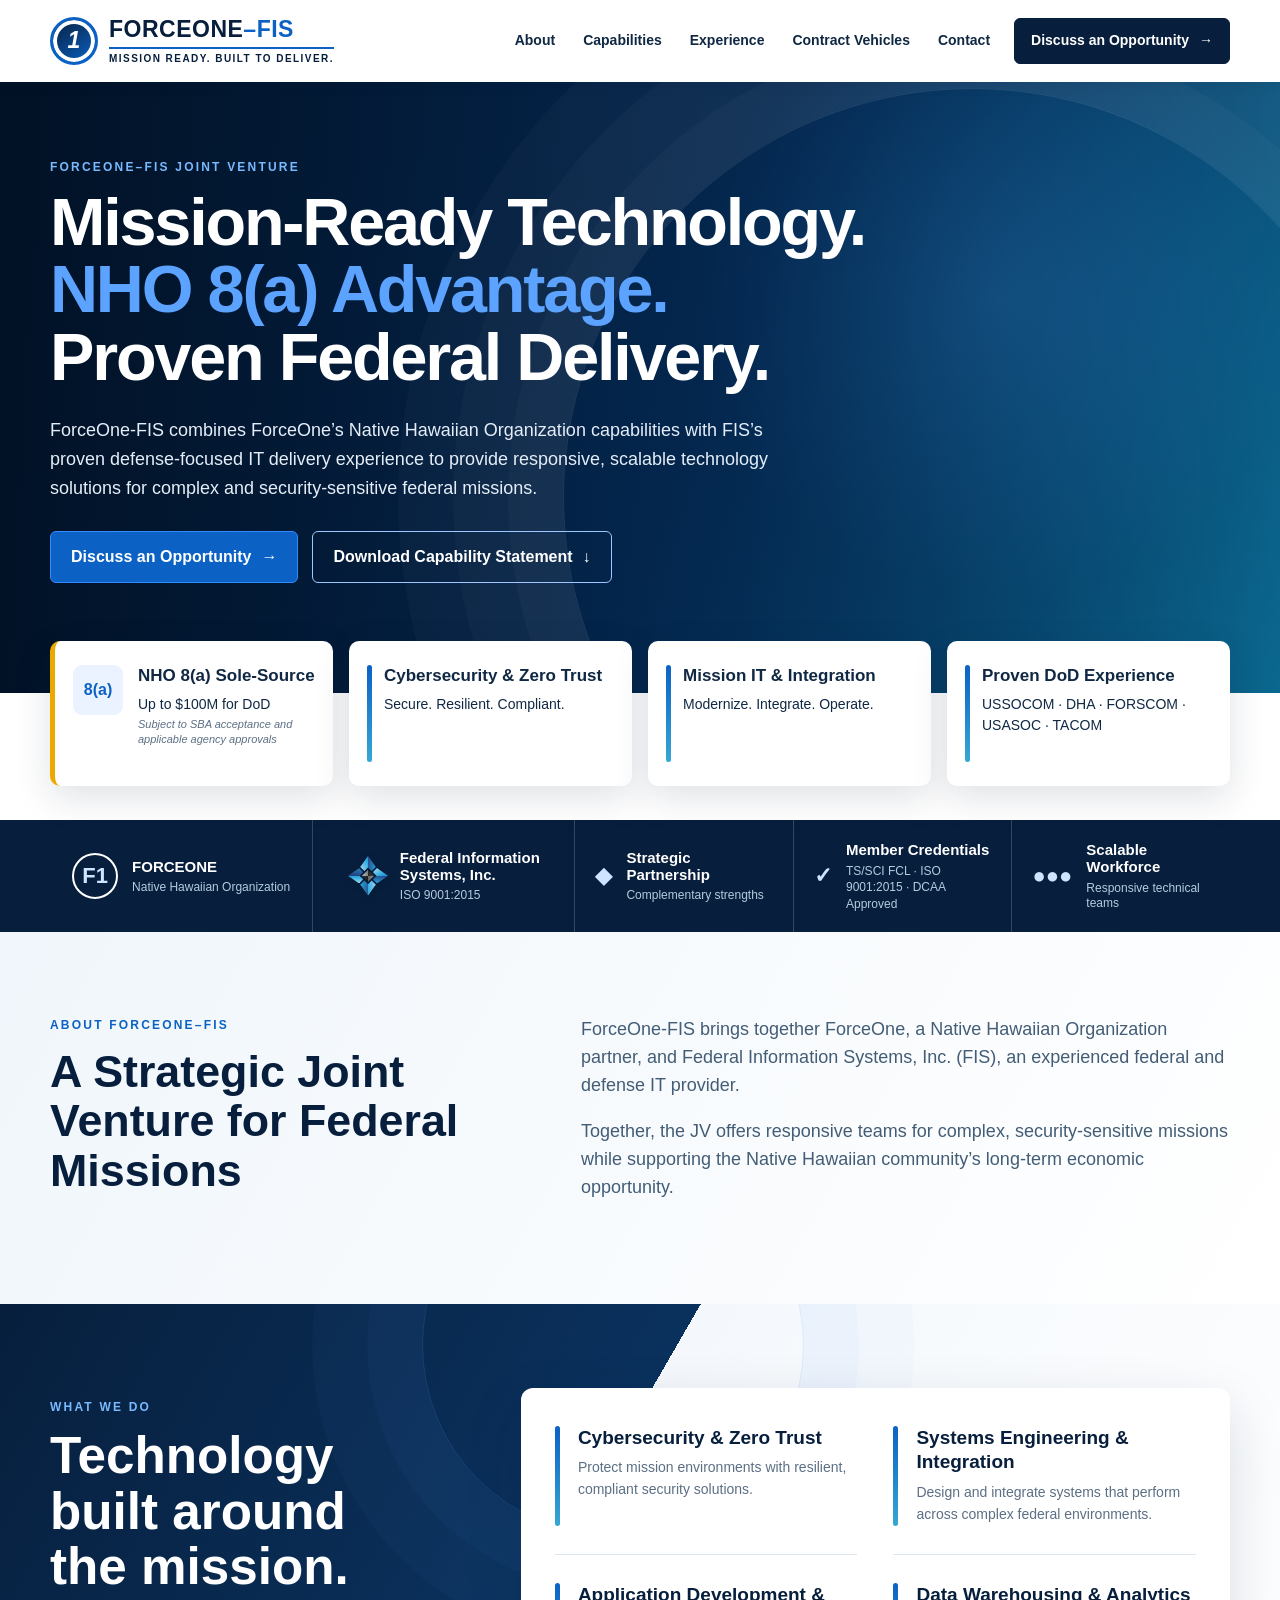
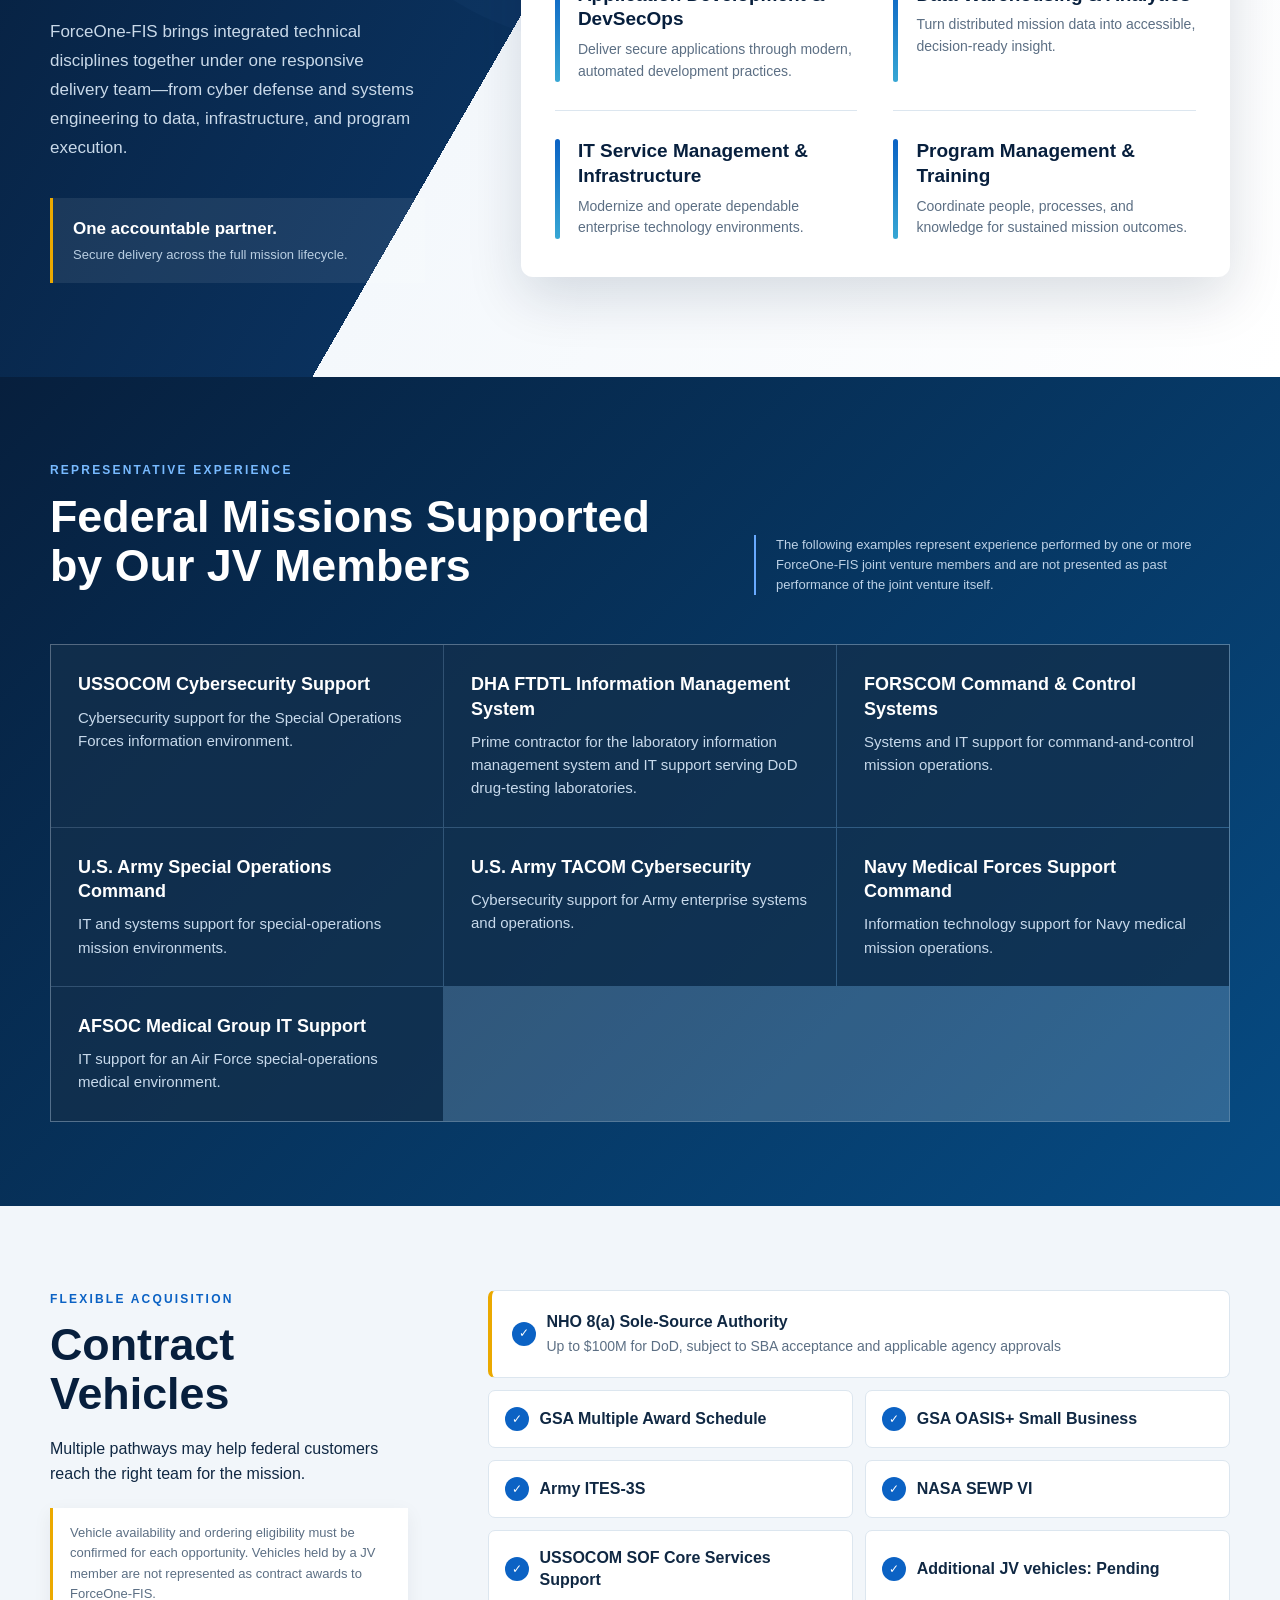
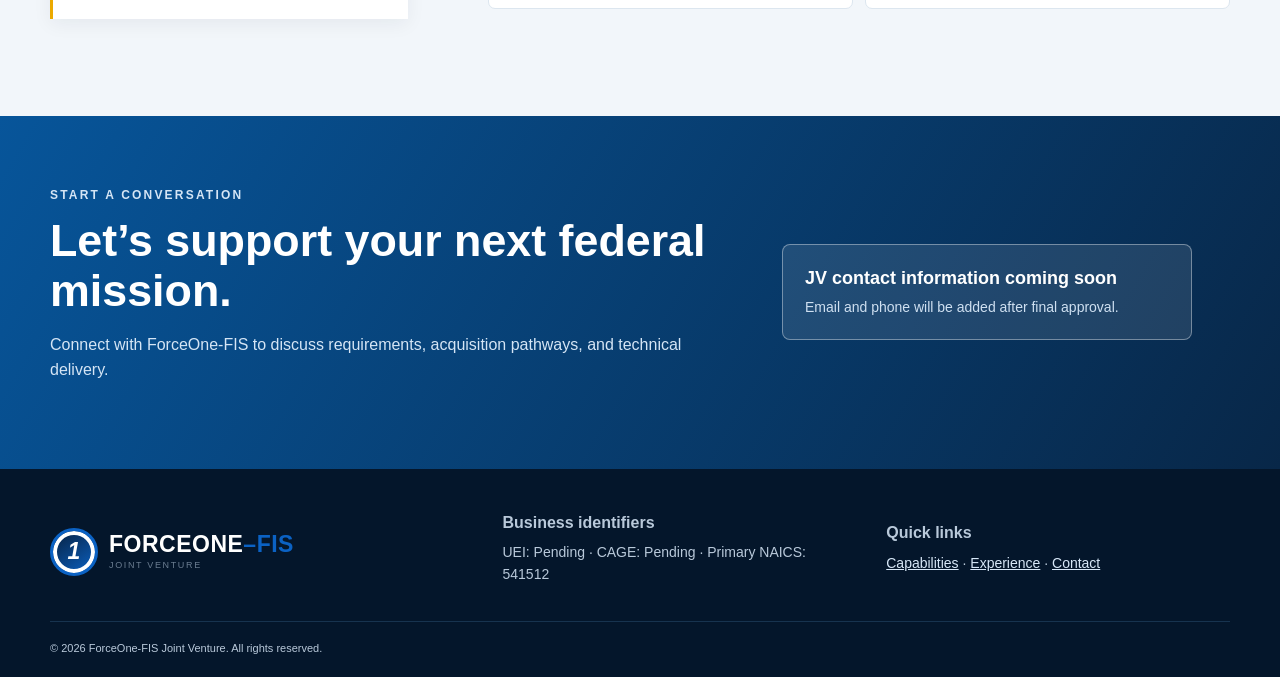
<file: index.html>
<!doctype html>
<html lang="en">
<head>
  <meta charset="utf-8">
  <meta name="viewport" content="width=device-width, initial-scale=1">
  <meta name="description" content="ForceOne-FIS delivers mission-ready technology solutions with NHO 8(a) advantages and proven federal IT experience.">
  <meta name="theme-color" content="#071f3d">
  <title>ForceOne-FIS | Mission-Ready Federal Technology</title>
  <link rel="stylesheet" href="styles.css?v=20260822t">
</head>
<body>
  <a class="skip-link" href="#main">Skip to content</a>
  <header class="site-header">
    <div class="container nav-wrap">
      <a class="brand" href="#top" aria-label="ForceOne-FIS home">
        <span class="brand-mark" aria-hidden="true"><span>1</span></span>
        <span class="brand-copy"><strong>FORCEONE<span>–FIS</span></strong><small>MISSION READY. BUILT TO DELIVER.</small></span>
      </a>
      <button class="nav-toggle" aria-expanded="false" aria-controls="site-nav">Menu</button>
      <nav id="site-nav" class="site-nav" aria-label="Primary navigation">
        <a href="#about">About</a><a href="#capabilities">Capabilities</a><a href="#experience">Experience</a><a href="#vehicles">Contract Vehicles</a><a href="#contact">Contact</a>
      </nav>
      <a class="button button-small header-cta" href="#contact">Discuss an Opportunity <span aria-hidden="true">→</span></a>
    </div>
  </header>

  <main id="main">
    <section class="hero" id="top">
      <div class="hero-pattern" aria-hidden="true"></div>
      <div class="container hero-content">
        <p class="eyebrow">ForceOne–FIS Joint Venture</p>
        <h1>Mission-Ready Technology.<br><span>NHO 8(a) Advantage.</span><br>Proven Federal Delivery.</h1>
        <p class="hero-lead">ForceOne-FIS combines ForceOne’s Native Hawaiian Organization capabilities with FIS’s proven defense-focused IT delivery experience to provide responsive, scalable technology solutions for complex and security-sensitive federal missions.</p>
        <div class="actions">
          <a class="button" href="#contact">Discuss an Opportunity <span aria-hidden="true">→</span></a>
          <a class="button button-outline" href="assets/forceone-fis-capability-statement.pdf" download>Download Capability Statement <span aria-hidden="true">↓</span></a>
        </div>
      </div>
    </section>

    <section class="key-cards" id="advantages" aria-label="Key advantages">
      <div class="container cards-grid">
        <article class="key-card gold"><span class="card-icon">8(a)</span><div><h2>NHO 8(a) Sole-Source</h2><p>Up to $100M for DoD</p><small>Subject to SBA acceptance and applicable agency approvals</small></div></article>
        <article class="key-card line-accent"><span class="card-icon" aria-hidden="true">01</span><div><h2>Cybersecurity &amp; Zero Trust</h2><p>Secure. Resilient. Compliant.</p></div></article>
        <article class="key-card line-accent"><span class="card-icon" aria-hidden="true">02</span><div><h2>Mission IT &amp; Integration</h2><p>Modernize. Integrate. Operate.</p></div></article>
        <article class="key-card line-accent"><span class="card-icon" aria-hidden="true">03</span><div><h2>Proven DoD Experience</h2><p>USSOCOM · DHA · FORSCOM · USASOC · TACOM</p></div></article>
      </div>
    </section>

    <section class="credentials" id="credentials" aria-label="Partnership and credentials">
      <div class="container credentials-grid">
        <div class="credential partner"><span class="mini-mark">F1</span><p><strong>FORCEONE</strong><small>Native Hawaiian Organization</small></p></div>
        <div class="credential partner fis-credential"><img class="fis-logo" src="assets/fis-logo.png" alt="Federal Information Systems logo" width="40" height="40"><p><strong>Federal Information<br>Systems, Inc.</strong><small>ISO 9001:2015</small></p></div>
        <div class="credential"><span>◆</span><p><strong>Strategic Partnership</strong><small>Complementary strengths</small></p></div>
        <div class="credential member-credentials"><span>✓</span><p><strong>Member Credentials</strong><small>TS/SCI FCL · ISO 9001:2015 · DCAA Approved</small></p></div>
        <div class="credential"><span>●●●</span><p><strong>Scalable Workforce</strong><small>Responsive technical teams</small></p></div>
      </div>
    </section>

    <section class="section about" id="about">
      <div class="container split">
        <div>
          <p class="eyebrow dark">About ForceOne–FIS</p>
          <h2>A Strategic Joint Venture for Federal Missions</h2>
        </div>
        <div class="about-copy">
          <p>ForceOne-FIS brings together ForceOne, a Native Hawaiian Organization partner, and Federal Information Systems, Inc. (FIS), an experienced federal and defense IT provider.</p>
          <p>Together, the JV offers responsive teams for complex, security-sensitive missions while supporting the Native Hawaiian community’s long-term economic opportunity.</p>
        </div>
      </div>
    </section>

    <section class="section capabilities" id="capabilities">
      <div class="container capabilities-layout">
        <div class="capabilities-intro">
          <p class="eyebrow">What We Do</p>
          <h2>Technology built around the mission.</h2>
          <p>ForceOne-FIS brings integrated technical disciplines together under one responsive delivery team—from cyber defense and systems engineering to data, infrastructure, and program execution.</p>
          <div class="capabilities-promise"><strong>One accountable partner.</strong><span>Secure delivery across the full mission lifecycle.</span></div>
        </div>
        <div class="capability-list">
          <article class="capability-item"><span class="capability-number">01</span><div><h3>Cybersecurity &amp; Zero Trust</h3><p>Protect mission environments with resilient, compliant security solutions.</p></div></article>
          <article class="capability-item"><span class="capability-number">02</span><div><h3>Systems Engineering &amp; Integration</h3><p>Design and integrate systems that perform across complex federal environments.</p></div></article>
          <article class="capability-item"><span class="capability-number">03</span><div><h3>Application Development &amp; DevSecOps</h3><p>Deliver secure applications through modern, automated development practices.</p></div></article>
          <article class="capability-item"><span class="capability-number">04</span><div><h3>Data Warehousing &amp; Analytics</h3><p>Turn distributed mission data into accessible, decision-ready insight.</p></div></article>
          <article class="capability-item"><span class="capability-number">05</span><div><h3>IT Service Management &amp; Infrastructure</h3><p>Modernize and operate dependable enterprise technology environments.</p></div></article>
          <article class="capability-item"><span class="capability-number">06</span><div><h3>Program Management &amp; Training</h3><p>Coordinate people, processes, and knowledge for sustained mission outcomes.</p></div></article>
        </div>
      </div>
    </section>

    <section class="section experience" id="experience">
      <div class="container">
        <div class="section-heading"><div><p class="eyebrow">Representative Experience</p><h2>Federal Missions Supported by Our JV Members</h2></div><p>The following examples represent experience performed by one or more ForceOne-FIS joint venture members and are not presented as past performance of the joint venture itself.</p></div>
        <div class="experience-grid">
          <article><h3>USSOCOM Cybersecurity Support</h3><p>Cybersecurity support for the Special Operations Forces information environment.</p></article>
          <article><h3>DHA FTDTL Information Management System</h3><p>Prime contractor for the laboratory information management system and IT support serving DoD drug-testing laboratories.</p></article>
          <article><h3>FORSCOM Command &amp; Control Systems</h3><p>Systems and IT support for command-and-control mission operations.</p></article>
          <article><h3>U.S. Army Special Operations Command</h3><p>IT and systems support for special-operations mission environments.</p></article>
          <article><h3>U.S. Army TACOM Cybersecurity</h3><p>Cybersecurity support for Army enterprise systems and operations.</p></article>
          <article><h3>Navy Medical Forces Support Command</h3><p>Information technology support for Navy medical mission operations.</p></article>
          <article><h3>AFSOC Medical Group IT Support</h3><p>IT support for an Air Force special-operations medical environment.</p></article>
        </div>
      </div>
    </section>

    <section class="section vehicles" id="vehicles">
      <div class="container split vehicle-split">
        <div><p class="eyebrow dark">Flexible Acquisition</p><h2>Contract Vehicles</h2><p>Multiple pathways may help federal customers reach the right team for the mission.</p><p class="vehicle-note">Vehicle availability and ordering eligibility must be confirmed for each opportunity. Vehicles held by a JV member are not represented as contract awards to ForceOne-FIS.</p></div>
        <div class="vehicle-grid">
          <article class="featured"><span>✓</span><div><h3>NHO 8(a) Sole-Source Authority</h3><p>Up to $100M for DoD, subject to SBA acceptance and applicable agency approvals</p></div></article>
          <article><span>✓</span><h3>GSA Multiple Award Schedule</h3></article><article><span>✓</span><h3>GSA OASIS+ Small Business</h3></article><article><span>✓</span><h3>Army ITES-3S</h3></article><article><span>✓</span><h3>NASA SEWP VI</h3></article><article><span>✓</span><h3>USSOCOM SOF Core Services Support</h3></article><article><span>✓</span><h3>Additional JV vehicles: Pending</h3></article>
        </div>
      </div>
    </section>

    <section class="contact" id="contact">
      <div class="container contact-inner"><div><p class="eyebrow">Start a Conversation</p><h2>Let’s support your next federal mission.</h2><p>Connect with ForceOne-FIS to discuss requirements, acquisition pathways, and technical delivery.</p></div><div class="contact-actions"><div class="contact-pending"><strong>JV contact information coming soon</strong><span>Email and phone will be added after final approval.</span></div></div></div>
    </section>
  </main>

  <footer class="footer"><div class="container footer-grid"><div class="brand footer-brand"><span class="brand-mark"><span>1</span></span><span class="brand-copy"><strong>FORCEONE<span>–FIS</span></strong><small>JOINT VENTURE</small></span></div><div><strong>Business identifiers</strong><p>UEI: Pending · CAGE: Pending · Primary NAICS: 541512</p></div><div><strong>Quick links</strong><p><a href="#capabilities">Capabilities</a> · <a href="#experience">Experience</a> · <a href="#contact">Contact</a></p></div></div><div class="container copyright">© <span id="year"></span> ForceOne-FIS Joint Venture. All rights reserved.</div></footer>

  <script>
    document.getElementById('year').textContent = new Date().getFullYear();
    const toggle = document.querySelector('.nav-toggle');
    const nav = document.querySelector('.site-nav');
    toggle.addEventListener('click', () => { const open = toggle.getAttribute('aria-expanded') === 'true'; toggle.setAttribute('aria-expanded', String(!open)); nav.classList.toggle('open', !open); });
    nav.querySelectorAll('a').forEach(link => link.addEventListener('click', () => { toggle.setAttribute('aria-expanded', 'false'); nav.classList.remove('open'); }));
  </script>
</body>
</html>
</file>
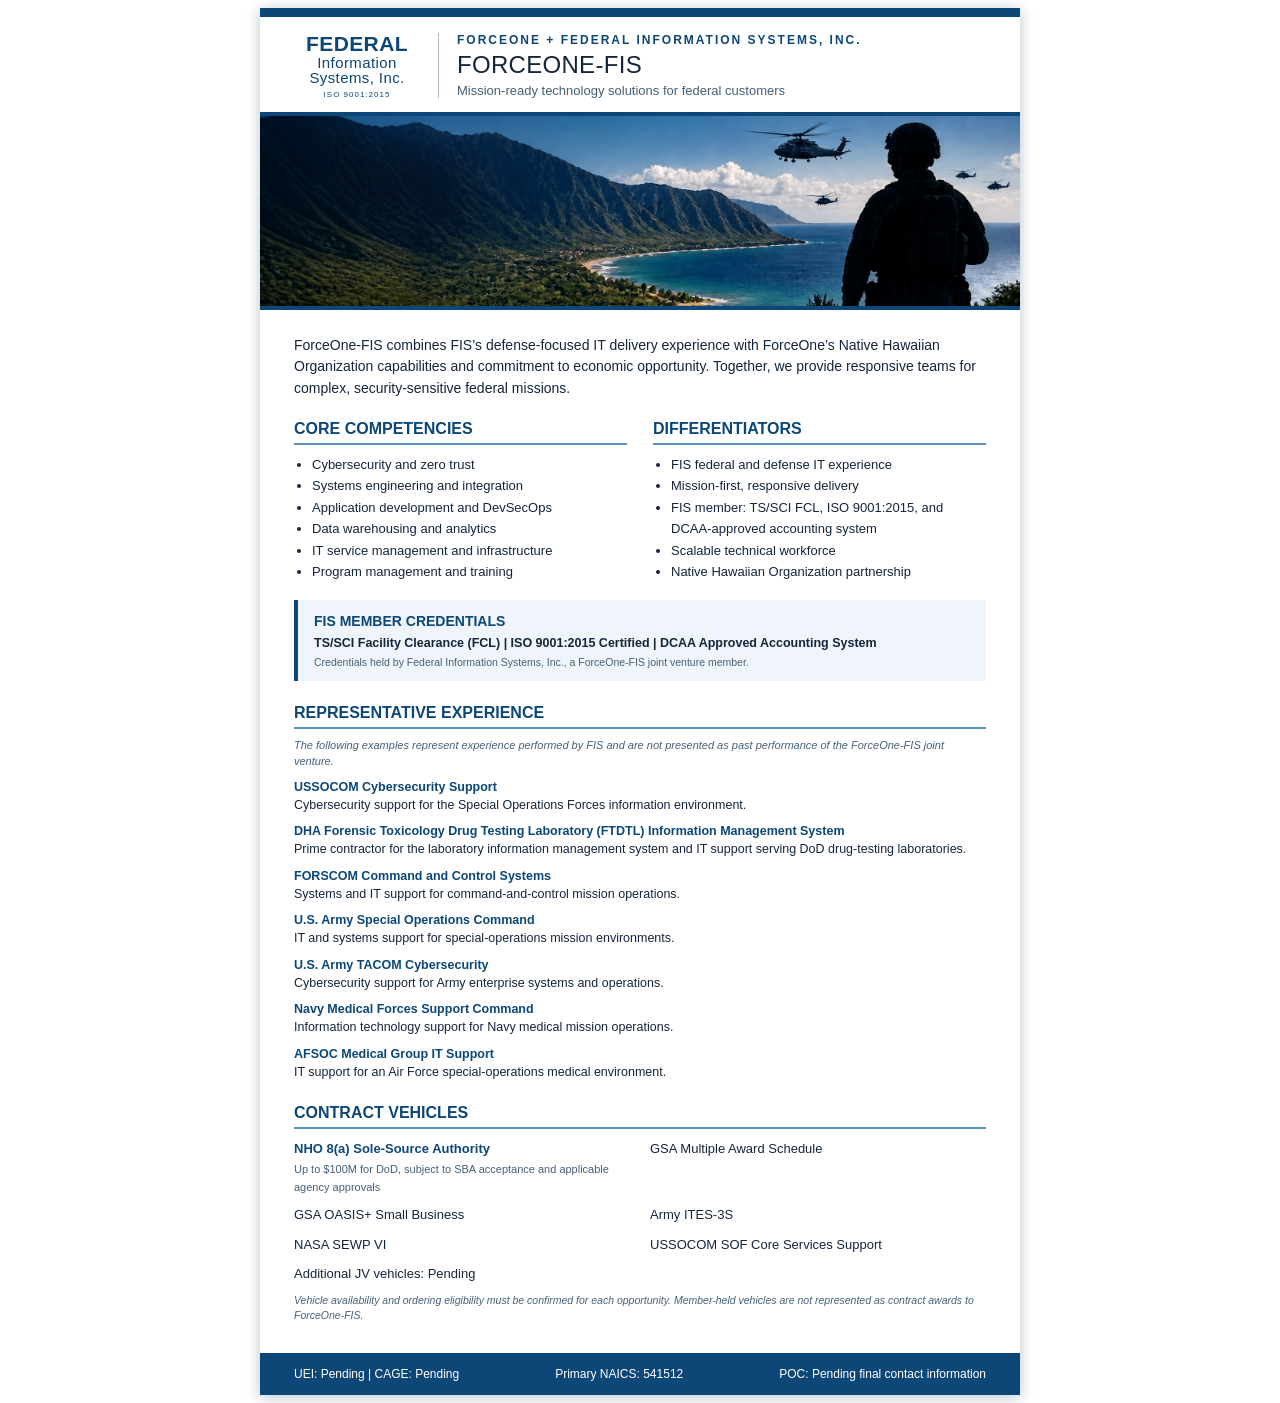
<file: assets/capability-statement-preview.html>
<!-- saved from url=(0111)file:///C:/Users/charl/Documents/Codex/2026-08-21/realtime-voice-chat/outputs/capability-statement-preview.html -->
<html><head><meta http-equiv="Content-Type" content="text/html; charset=UTF-8"></head><body><div id="capability-statement-preview" style="font-family:Arial,Helvetica,sans-serif;color:light-dark(#15253b,#edf4ff);max-width:760px;margin:0 auto;background:light-dark(#ffffff,#182231);box-shadow:0 2px 14px light-dark(#b8c3d1,#060b12);">
  <div style="height:9px;background:#0c4778;"></div>
  <header style="display:flex;gap:18px;align-items:center;padding:16px 34px 13px;border-bottom:4px solid #0c4778;">
    <div style="width:126px;min-width:126px;text-align:center;color:#0c4778;line-height:1.03;letter-spacing:.4px;">
      <div style="font-size:21px;font-weight:700;">FEDERAL</div>
      <div style="font-size:15px;font-weight:400;">Information<br>Systems, Inc.</div>
      <div style="font-size:8px;letter-spacing:1px;margin-top:5px;">ISO 9001:2015</div>
    </div>
    <div style="border-left:1px solid #aebdcc;padding-left:18px;">
      <div style="font-size:12px;letter-spacing:2px;font-weight:700;color:#0c4778;">FORCEONE + FEDERAL INFORMATION SYSTEMS, INC.</div>
      <h1 style="margin:4px 0;font-size:24px;font-weight:500;letter-spacing:.3px;">FORCEONE-FIS</h1>
      <div style="font-size:13px;color:light-dark(#466078,#c1d6ec);">Mission-ready technology solutions for federal customers</div>
    </div>
  </header>
  <div style="height:190px;overflow:hidden;border-bottom:4px solid #0c4778;background:#071f3d;"><img src="capability-helicopter-banner.png" alt="Military helicopters flying above a Hawaiian coastline" style="width:100%;height:100%;object-fit:cover;object-position:center 48%;display:block;"></div>
  <main style="padding:25px 34px 30px;">
    <p style="font-size:14px;line-height:1.55;margin:0 0 20px;">ForceOne-FIS combines FIS’s defense-focused IT delivery experience with ForceOne’s Native Hawaiian Organization capabilities and commitment to economic opportunity. Together, we provide responsive teams for complex, security-sensitive federal missions.</p>
    <div style="display:grid;grid-template-columns:1fr 1fr;gap:26px;">
      <section>
        <h2 style="font-size:16px;margin:0 0 9px;color:#0c4778;border-bottom:2px solid #5a93be;padding-bottom:5px;">CORE COMPETENCIES</h2>
        <ul style="font-size:13px;line-height:1.65;margin:0;padding-left:18px;">
          <li>Cybersecurity and zero trust</li>
          <li>Systems engineering and integration</li>
          <li>Application development and DevSecOps</li>
          <li>Data warehousing and analytics</li>
          <li>IT service management and infrastructure</li>
          <li>Program management and training</li>
        </ul>
      </section>
      <section>
        <h2 style="font-size:16px;margin:0 0 9px;color:#0c4778;border-bottom:2px solid #5a93be;padding-bottom:5px;">DIFFERENTIATORS</h2>
        <ul style="font-size:13px;line-height:1.65;margin:0;padding-left:18px;">
          <li>FIS federal and defense IT experience</li>
          <li>Mission-first, responsive delivery</li>
          <li>FIS member: TS/SCI FCL, ISO 9001:2015, and DCAA-approved accounting system</li>
          <li>Scalable technical workforce</li>
          <li>Native Hawaiian Organization partnership</li>
        </ul>
      </section>
    </div>
    <section style="margin-top:18px;padding:13px 16px;background:#eff5fa;border-left:4px solid #0c4778;">
      <h2 style="font-size:14px;margin:0 0 5px;color:#0c4778;">FIS MEMBER CREDENTIALS</h2>
      <div style="font-size:12.5px;font-weight:700;line-height:1.5;">TS/SCI Facility Clearance (FCL) | ISO 9001:2015 Certified | DCAA Approved Accounting System</div>
      <div style="font-size:10.5px;color:light-dark(#466078,#c1d6ec);margin-top:3px;">Credentials held by Federal Information Systems, Inc., a ForceOne-FIS joint venture member.</div>
    </section>
    <section style="margin-top:23px;">
      <h2 style="font-size:16px;margin:0 0 9px;color:#0c4778;border-bottom:2px solid #5a93be;padding-bottom:5px;">REPRESENTATIVE EXPERIENCE</h2>
      <p style="font-size:11px;line-height:1.4;color:light-dark(#466078,#c1d6ec);margin:0 0 10px;font-style:italic;">The following examples represent experience performed by FIS and are not presented as past performance of the ForceOne-FIS joint venture.</p>
      <div style="display:grid;grid-template-columns:1fr;gap:9px;font-size:12.5px;line-height:1.42;">
        <div><strong style="color:#0c4778;">USSOCOM Cybersecurity Support</strong><br>Cybersecurity support for the Special Operations Forces information environment.</div>
        <div><strong style="color:#0c4778;">DHA Forensic Toxicology Drug Testing Laboratory (FTDTL) Information Management System</strong><br>Prime contractor for the laboratory information management system and IT support serving DoD drug-testing laboratories.</div>
        <div><strong style="color:#0c4778;">FORSCOM Command and Control Systems</strong><br>Systems and IT support for command-and-control mission operations.</div>
        <div><strong style="color:#0c4778;">U.S. Army Special Operations Command</strong><br>IT and systems support for special-operations mission environments.</div>
        <div><strong style="color:#0c4778;">U.S. Army TACOM Cybersecurity</strong><br>Cybersecurity support for Army enterprise systems and operations.</div>
        <div><strong style="color:#0c4778;">Navy Medical Forces Support Command</strong><br>Information technology support for Navy medical mission operations.</div>
        <div><strong style="color:#0c4778;">AFSOC Medical Group IT Support</strong><br>IT support for an Air Force special-operations medical environment.</div>
      </div>
    </section>
    <section style="margin-top:23px;">
      <h2 style="font-size:16px;margin:0 0 9px;color:#0c4778;border-bottom:2px solid #5a93be;padding-bottom:5px;">CONTRACT VEHICLES</h2>
      <div style="font-size:13px;line-height:1.65;display:grid;grid-template-columns:1fr 1fr;gap:8px 20px;"><div><strong style="color:#0c4778;">NHO 8(a) Sole-Source Authority</strong><br><span style="font-size:11px;color:light-dark(#466078,#c1d6ec);">Up to $100M for DoD, subject to SBA acceptance and applicable agency approvals</span></div><div>GSA Multiple Award Schedule</div><div>GSA OASIS+ Small Business</div><div>Army ITES-3S</div><div>NASA SEWP VI</div><div>USSOCOM SOF Core Services Support</div><div>Additional JV vehicles: Pending</div></div>
      <p style="font-size:10.5px;line-height:1.4;color:light-dark(#466078,#c1d6ec);margin:9px 0 0;font-style:italic;">Vehicle availability and ordering eligibility must be confirmed for each opportunity. Member-held vehicles are not represented as contract awards to ForceOne-FIS.</p>
    </section>
  </main>
  <footer style="background:#0c4778;color:#fff;padding:14px 34px;font-size:12px;display:flex;justify-content:space-between;gap:16px;flex-wrap:wrap;"><span>UEI: Pending | CAGE: Pending</span><span>Primary NAICS: 541512</span><span>POC: Pending final contact information</span></footer>
</div>
</body></html>
</file>
<file: styles.css>
:root{--navy:#071f3d;--navy2:#0a315d;--blue:#0b62c4;--bright:#328cff;--teal:#0d8894;--gold:#eba900;--ink:#102843;--muted:#5c6f84;--pale:#eff5fa;--white:#fff;--shadow:0 12px 36px rgba(5,29,56,.13);--radius:10px}*{box-sizing:border-box}html{scroll-behavior:smooth}body{margin:0;color:var(--ink);font:16px/1.55 Arial,Helvetica,sans-serif;background:#fff}a{color:inherit}.container{width:min(1180px,calc(100% - 40px));margin:auto}.skip-link{position:absolute;left:-999px;top:8px;background:#fff;padding:10px;z-index:99}.skip-link:focus{left:8px}.site-header{height:82px;display:flex;align-items:center;position:sticky;top:0;z-index:20;background:rgba(255,255,255,.96);box-shadow:0 2px 14px rgba(5,29,56,.08);backdrop-filter:blur(12px)}.nav-wrap{display:flex;align-items:center;gap:24px}.brand{display:flex;align-items:center;gap:11px;text-decoration:none;min-width:max-content}.brand-mark{width:48px;height:48px;border:3px solid var(--blue);border-radius:50%;display:grid;place-items:center;background:linear-gradient(145deg,var(--navy),var(--blue));color:#fff;box-shadow:inset 0 0 0 4px #fff}.brand-mark span{font-weight:900;font-size:23px;font-style:italic}.brand-copy{display:flex;flex-direction:column;line-height:1}.brand-copy strong{font-size:23px;letter-spacing:.5px;color:var(--navy)}.brand-copy strong span{color:var(--blue)}.brand-copy small{font-size:9px;letter-spacing:1.65px;color:#6b7d91;margin-top:5px}.site-nav{display:flex;align-items:center;gap:28px;margin-left:auto}.site-nav a{text-decoration:none;font-size:14px;font-weight:700}.site-nav a:hover{color:var(--blue)}.button{display:inline-flex;align-items:center;justify-content:center;gap:10px;border:1px solid var(--bright);border-radius:6px;background:var(--blue);color:#fff;text-decoration:none;font-weight:700;padding:13px 20px;transition:.2s}.button:hover{transform:translateY(-2px);box-shadow:0 8px 20px rgba(0,91,194,.25)}.button-small{padding:11px 16px;font-size:14px;background:var(--navy);border-color:var(--navy)}.nav-toggle{display:none}.hero{min-height:520px;position:relative;overflow:hidden;color:#fff;background:radial-gradient(circle at 78% 35%,rgba(58,151,230,.42),transparent 28%),linear-gradient(115deg,#061932 0%,#073467 55%,#0f78a0 100%)}.hero:before{content:"";position:absolute;inset:0;background:linear-gradient(90deg,rgba(1,17,37,.92) 0%,rgba(2,30,63,.7) 48%,rgba(0,55,91,.25) 100%)}.hero-pattern{position:absolute;right:-8%;bottom:-35%;width:64%;aspect-ratio:1;border:1px solid rgba(255,255,255,.1);border-radius:50%;box-shadow:0 0 0 55px rgba(255,255,255,.025),0 0 0 110px rgba(255,255,255,.025),0 0 0 165px rgba(255,255,255,.025)}.hero-content{position:relative;padding:76px 0 110px}.eyebrow{text-transform:uppercase;letter-spacing:2.2px;font-weight:800;font-size:12px;color:#78baff;margin:0 0 12px}.eyebrow.dark{color:var(--blue)}h1,h2,h3,p{margin-top:0}.hero h1{font-size:clamp(40px,5.2vw,68px);line-height:1.02;letter-spacing:-2.2px;max-width:920px;margin-bottom:24px}.hero h1 span{color:#5ca2ff}.hero-lead{font-size:18px;max-width:750px;color:#e5eef8;line-height:1.6}.actions{display:flex;gap:14px;flex-wrap:wrap;margin-top:28px}.button-outline{background:transparent;border-color:#9cc8ff}.key-cards{position:relative;margin-top:-52px;z-index:4}.cards-grid{display:grid;grid-template-columns:repeat(4,1fr);gap:16px}.key-card{min-height:145px;background:#fff;border-radius:var(--radius);box-shadow:var(--shadow);padding:24px 18px;border-left:5px solid var(--teal);display:flex;gap:15px}.key-card.gold{border-color:var(--gold)}.card-icon{width:50px;height:50px;min-width:50px;border-radius:9px;background:#eaf3ff;color:var(--blue);display:grid;place-items:center;font-weight:900}.key-card h2{font-size:17px;line-height:1.25;margin-bottom:7px}.key-card p{font-size:14px;margin-bottom:2px}.key-card small{display:block;color:var(--muted);font-size:11px;line-height:1.35;font-style:italic}.credentials{background:var(--navy);color:#fff;margin-top:34px}.credentials-grid{min-height:112px;display:grid;grid-template-columns:1.2fr 1.2fr repeat(3,1fr);align-items:stretch}.credential{display:flex;align-items:center;justify-content:center;gap:14px;padding:20px;border-left:1px solid rgba(255,255,255,.18)}.credential:first-child{border:0}.credential>span{font-size:22px;font-weight:900;color:#cfe4ff}.mini-mark{border:2px solid #fff;border-radius:50%;width:45px;height:45px;display:grid;place-items:center}.fis-wordmark{font-size:24px!important}.credential p{margin:0;line-height:1.15}.credential strong{display:block;font-size:14px}.credential small{display:block;color:#b7cbe0;font-size:10px;margin-top:5px}.section{padding:84px 0}.split{display:grid;grid-template-columns:.82fr 1.18fr;gap:80px;align-items:start}.section h2,.contact h2{font-size:clamp(30px,3.5vw,46px);line-height:1.1;color:var(--navy);margin-bottom:18px}.about{background:linear-gradient(120deg,#f0f6fb,#fff)}.about-copy{font-size:18px;color:#435d76}.capabilities{background:#fff}.capability-grid{display:grid;grid-template-columns:repeat(3,1fr);gap:18px;margin-top:36px}.capability-grid article{padding:28px;border:1px solid #dfe8f1;border-radius:var(--radius);background:linear-gradient(150deg,#fff,#f7faff);transition:.2s}.capability-grid article:hover{border-color:#8fbae8;transform:translateY(-3px);box-shadow:var(--shadow)}.capability-grid span{font-size:12px;font-weight:800;color:var(--blue);letter-spacing:1px}.capability-grid h3{margin:12px 0 9px;font-size:19px}.capability-grid p{color:var(--muted);font-size:14px;margin:0}.experience{background:linear-gradient(135deg,var(--navy),#064b83);color:#fff}.experience h2{color:#fff}.section-heading{display:grid;grid-template-columns:1.15fr .85fr;gap:60px;align-items:end}.section-heading>p{color:#bcd1e6;font-size:13px;border-left:2px solid #68aaff;padding-left:20px}.experience-grid{display:grid;grid-template-columns:repeat(3,1fr);gap:1px;background:rgba(255,255,255,.17);margin-top:36px;border:1px solid rgba(255,255,255,.17)}.experience-grid article{padding:27px;background:rgba(4,34,65,.72)}.experience-grid h3{font-size:16px;color:#fff;margin-bottom:8px}.experience-grid p{font-size:13px;color:#c7d9eb;margin:0}.vehicles{background:#f2f6fa}.vehicle-split{grid-template-columns:.65fr 1.35fr}.vehicle-split>div:first-child>p:last-child{color:var(--muted)}.vehicle-grid{display:grid;grid-template-columns:1fr 1fr;gap:12px}.vehicle-grid article{display:flex;align-items:center;gap:11px;background:#fff;border-radius:7px;padding:16px;border:1px solid #dce6ef}.vehicle-grid .featured{grid-column:1/-1;border-left:4px solid var(--gold);padding:20px}.vehicle-grid span{width:24px;height:24px;min-width:24px;border-radius:50%;display:grid;place-items:center;background:var(--blue);color:#fff;font-size:12px}.vehicle-grid h3{font-size:14px;margin:0}.vehicle-grid p{font-size:12px;color:var(--muted);margin:3px 0 0}.contact{padding:70px 0;background:linear-gradient(120deg,#07559a,#082748);color:#fff}.contact-inner{display:grid;grid-template-columns:1.2fr .8fr;align-items:center;gap:60px}.contact h2{color:#fff}.contact p{color:#d5e5f5;max-width:650px}.contact-actions{display:flex;flex-direction:column;align-items:flex-start;gap:11px}.button-light{background:#fff;border-color:#fff;color:var(--navy)}.phone{font-size:20px;font-weight:800;text-decoration:none}.contact-actions small{color:#a9c4de}.footer{background:#04162b;color:#b9c9da;padding:42px 0 20px}.footer-grid{display:grid;grid-template-columns:1.2fr 1fr 1fr;gap:40px;align-items:center}.footer-brand .brand-copy strong{color:#fff}.footer p{font-size:12px;margin:7px 0}.footer a{color:#d7e7f7}.copyright{border-top:1px solid #17334f;margin-top:28px;padding-top:18px;font-size:11px}
@media(max-width:1000px){.header-cta{display:none}.site-nav{gap:18px}.cards-grid{grid-template-columns:1fr 1fr}.credentials-grid{grid-template-columns:1fr 1fr 1fr}.credential:nth-child(4),.credential:nth-child(5){display:none}.capability-grid{grid-template-columns:1fr 1fr}.experience-grid{grid-template-columns:1fr 1fr}}
@media(max-width:760px){.container{width:min(100% - 28px,1180px)}.site-header{height:72px}.brand-mark{width:40px;height:40px}.brand-copy strong{font-size:19px}.brand-copy small{font-size:7px}.nav-toggle{display:block;margin-left:auto;border:1px solid #c9d6e2;background:#fff;border-radius:5px;padding:9px 12px;font-weight:700}.site-nav{display:none;position:absolute;top:72px;left:0;right:0;background:#fff;box-shadow:0 12px 24px rgba(0,0,0,.12);padding:18px}.site-nav.open{display:flex;flex-direction:column;align-items:flex-start}.hero{min-height:600px}.hero-content{padding:64px 0 105px}.hero h1{font-size:42px;letter-spacing:-1.3px}.hero-lead{font-size:16px}.actions .button{width:100%}.cards-grid,.capability-grid,.experience-grid,.vehicle-grid,.split,.section-heading,.contact-inner,.footer-grid{grid-template-columns:1fr}.key-cards{margin-top:-55px}.key-card{min-height:auto}.credentials-grid{grid-template-columns:1fr 1fr}.credential:nth-child(3){display:none}.section{padding:62px 0}.split,.section-heading,.contact-inner{gap:24px}.experience-grid article:last-child{grid-column:auto}.vehicle-grid .featured{grid-column:auto}.footer-grid{gap:24px}}
@media(max-width:420px){.brand-copy small{display:none}.hero h1{font-size:36px}.cards-grid,.credentials-grid{grid-template-columns:1fr}.credential:nth-child(2){border-top:1px solid rgba(255,255,255,.18)}.key-card{padding:20px}}
@media(prefers-reduced-motion:reduce){html{scroll-behavior:auto}.button,.capability-grid article{transition:none}}

/* Readability refinements */
.credential strong{font-size:15px}
.credential small{font-size:12px;line-height:1.3}
.capability-grid h3{font-size:21px;line-height:1.3;margin-bottom:10px}
.capability-grid p{font-size:16px;line-height:1.55}
.experience-grid h3{font-size:18px;line-height:1.35;margin-bottom:9px}
.experience-grid p{font-size:15px;line-height:1.55}
.vehicle-grid h3{font-size:16px;line-height:1.4}
.vehicle-grid p{font-size:14px;line-height:1.5}
.footer p{font-size:14px;line-height:1.55}
.contact-pending{width:100%;max-width:410px;padding:20px 22px;border:1px solid rgba(255,255,255,.38);border-radius:8px;background:rgba(255,255,255,.1)}
.contact-pending strong,.contact-pending span{display:block}.contact-pending strong{font-size:18px;color:#fff}.contact-pending span{font-size:14px;color:#cfe0f1;margin-top:4px}
.vehicle-note{margin-top:22px;padding:15px 17px;border-left:3px solid var(--gold);background:#fff;font-size:13px;line-height:1.55;color:#5b6c7d;box-shadow:0 5px 18px rgba(5,29,56,.06)}
.error-page{min-height:100vh;display:grid;place-items:center;padding:30px;background:radial-gradient(circle at 78% 25%,rgba(58,151,230,.25),transparent 28%),linear-gradient(135deg,#edf4fa,#fff)}
.error-card{width:min(620px,100%);padding:48px;border-radius:14px;background:#fff;box-shadow:var(--shadow)}
.error-card .brand{margin-bottom:44px}.error-card h1{font-size:clamp(36px,6vw,54px);line-height:1.08;color:var(--navy);margin-bottom:16px}.error-card>p:not(.eyebrow){font-size:18px;color:var(--muted);margin-bottom:28px}
.fis-credential{gap:12px}.credential img.fis-logo{display:block;width:40px!important;height:40px!important;min-width:40px;max-width:40px;object-fit:contain;filter:drop-shadow(0 2px 5px rgba(0,0,0,.16))}.fis-credential p{min-width:0}
.mini-mark{width:46px;height:46px;min-width:46px;flex:0 0 46px;aspect-ratio:1;border-radius:50%;line-height:1;padding:0}

/* Capability section redesign */
.capabilities{position:relative;overflow:hidden;background:linear-gradient(120deg,#071f3d 0%,#0a315d 42%,#f4f8fc 42%,#fff 100%)}
.capabilities:after{content:"";position:absolute;left:33%;top:-150px;width:380px;height:380px;border:1px solid rgba(92,162,255,.18);border-radius:50%;box-shadow:0 0 0 55px rgba(92,162,255,.04),0 0 0 110px rgba(92,162,255,.03);pointer-events:none}
.capabilities-layout{position:relative;z-index:1;display:grid;grid-template-columns:.72fr 1.28fr;gap:72px;align-items:start}
.capabilities-intro{color:#fff;padding:10px 24px 10px 0}.capabilities-intro .eyebrow{color:#79b9ff}.capabilities-intro h2{color:#fff;font-size:clamp(36px,4vw,52px);line-height:1.08;margin-bottom:24px}.capabilities-intro>p:not(.eyebrow){font-size:17px;line-height:1.7;color:#c9d9e9;max-width:440px}
.capabilities-promise{display:flex;flex-direction:column;margin-top:35px;padding:18px 20px;border-left:3px solid var(--gold);background:rgba(255,255,255,.08)}.capabilities-promise strong{font-size:17px}.capabilities-promise span{font-size:13px;color:#b9cee2;margin-top:3px}
.capability-list{display:grid;grid-template-columns:1fr 1fr;gap:0 36px;background:#fff;border-radius:12px;padding:10px 34px;box-shadow:0 20px 55px rgba(5,29,56,.14)}
.capability-item{display:grid;grid-template-columns:48px 1fr;gap:16px;align-items:start;padding:28px 0;border-bottom:1px solid #dce6ef}.capability-item:nth-last-child(-n+2){border-bottom:0}.capability-number{width:42px;height:42px;display:grid;place-items:center;border-radius:8px;background:#eaf3ff;color:var(--blue);font-size:13px;font-weight:900;letter-spacing:.8px}.capability-item h3{font-size:19px;line-height:1.3;color:var(--navy);margin:0 0 7px}.capability-item p{font-size:14px;line-height:1.55;color:var(--muted);margin:0}
@media(max-width:1000px){.capabilities{background:linear-gradient(180deg,#071f3d 0%,#0a315d 38%,#f4f8fc 38%,#fff 100%)}.capabilities-layout{grid-template-columns:1fr;gap:42px}.capabilities-intro{padding-right:0}.capabilities-intro>p:not(.eyebrow){max-width:720px}.capabilities-promise{max-width:520px}.capability-list{margin-top:5px}}
@media(max-width:680px){.capability-list{grid-template-columns:1fr;padding:8px 22px}.capability-item:nth-last-child(2){border-bottom:1px solid #dce6ef}.capability-item{grid-template-columns:44px 1fr;gap:13px;padding:24px 0}.capability-item h3{font-size:18px}.capability-item p{font-size:15px}.capabilities-intro h2{font-size:36px}}

/* Header tagline */
.site-header .brand-copy small{font-size:10px;font-weight:800;letter-spacing:1.45px;color:var(--navy);text-align:center;border-top:2px solid var(--blue);padding-top:5px;margin-top:6px}
@media(max-width:760px){.site-header .brand-copy small{font-size:8px;letter-spacing:1px;padding-top:4px;margin-top:4px}}
@media(max-width:420px){.site-header .brand-copy small{display:block}}

/* Full-height capability accents replace non-sequential numbers */
.capability-item{position:relative;grid-template-columns:1fr;padding-left:23px}
.capability-item:before{content:"";position:absolute;display:block;left:0;top:28px;bottom:28px;width:5px;border-radius:3px;background:linear-gradient(180deg,var(--blue),#37a7d4)}
.capability-number{display:none}
@media(max-width:680px){.capability-item{grid-template-columns:1fr;padding-left:19px}.capability-item:before{top:24px;bottom:24px;width:4px}}
.member-credentials small{max-width:180px;line-height:1.35}
@media(max-width:1000px){.credential:nth-child(3),.credential:nth-child(5){display:none}.credential:nth-child(4){display:flex}}
@media(max-width:760px){.member-credentials{grid-column:1/-1}}
.key-card.line-accent{position:relative;border-left:0;padding-left:35px}
.key-card.line-accent:before{content:"";position:absolute;left:18px;top:24px;bottom:24px;width:5px;border-radius:3px;background:linear-gradient(180deg,var(--blue),#37a7d4)}
.key-card.line-accent .card-icon{display:none}
</file>
